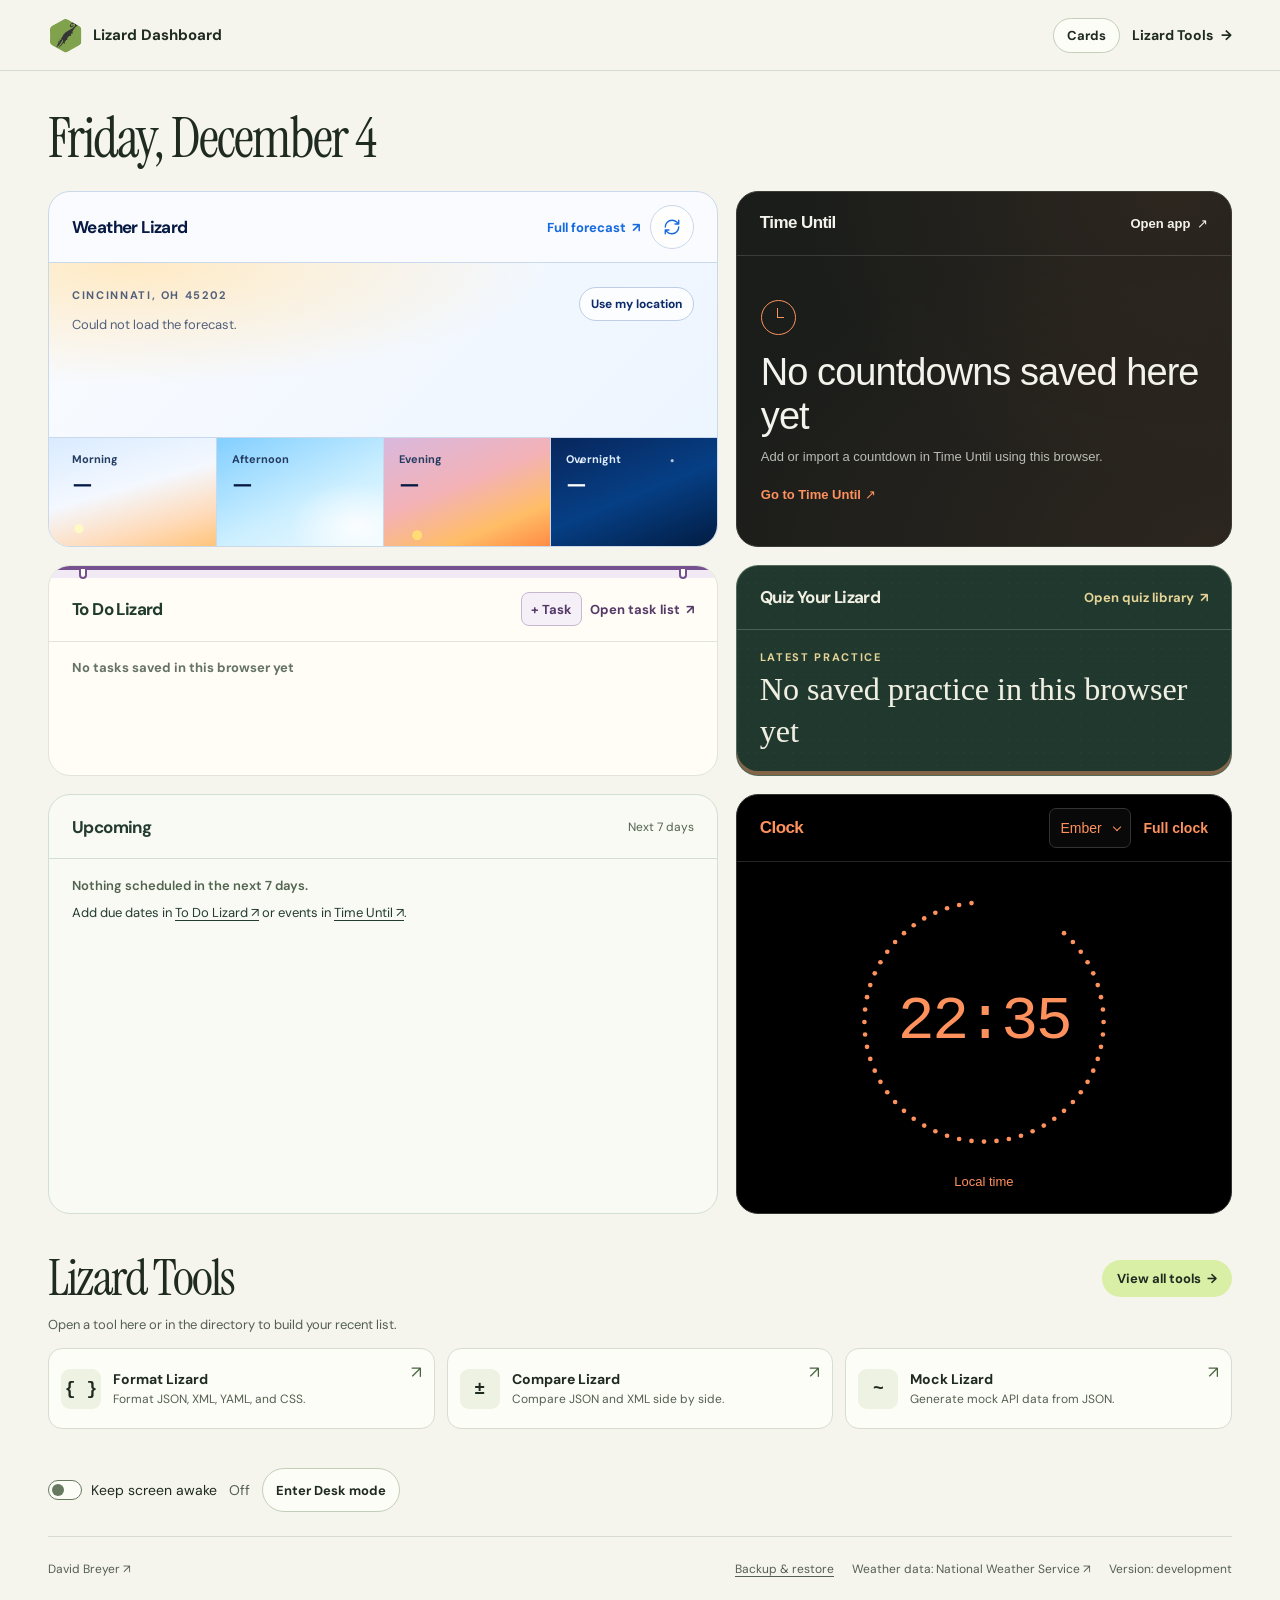
<file: index.html>
<!doctype html>
<html lang="en">
<head>
  <meta charset="utf-8">
  <meta name="viewport" content="width=device-width, initial-scale=1">
  <meta name="theme-color" content="#f5f5ed">
  <meta name="description" content="Weather Lizard, Time Until, To Do Lizard, Quiz Your Lizard, and the Lizard Tools in one place.">
  <meta name="app-version" content="development">
  <title>Lizard Dashboard</title>
  <link rel="icon" href="lizard.png?v=development" type="image/png">
  <link rel="stylesheet" href="styles.css?v=development">
  <script src="dashboard.js?v=development" type="module"></script>
</head>
<body>
  <header class="site-header">
    <div class="shell header-inner">
      <a class="brand" href="./"><img src="lizard.png?v=development" width="35" height="35" alt=""> Lizard Dashboard</a>
      <div class="header-actions">
        <button type="button" class="cards-button" id="cards-button" aria-haspopup="dialog" aria-controls="card-settings">Cards</button>
        <a class="header-link" href="tools/">Lizard Tools <span aria-hidden="true">→</span></a>
      </div>
    </div>
  </header>

  <main class="shell">
    <h1 class="dashboard-date"><time id="today">Today</time></h1>

    <dialog class="card-settings" id="card-settings" aria-labelledby="card-settings-title">
      <form method="dialog">
        <h2 id="card-settings-title">Dashboard cards</h2>
        <p class="settings-hint">Choose your cards, turn on Compact for a shorter view, or use the arrows to reorder.</p>
        <div class="card-choices">
          <div class="card-choice" data-card="weather-card">
            <label><input type="checkbox" value="weather-card" checked> Weather Lizard</label>
            <div class="card-move"><button type="button" data-move="-1" aria-label="Move Weather Lizard up">↑</button><button type="button" data-move="1" aria-label="Move Weather Lizard down">↓</button></div>
          </div>
          <div class="card-choice" data-card="countdown-card">
            <label><input type="checkbox" value="countdown-card" checked> Time Until</label>
            <div class="card-move"><button type="button" data-move="-1" aria-label="Move Time Until up">↑</button><button type="button" data-move="1" aria-label="Move Time Until down">↓</button></div>
          </div>
          <div class="card-choice" data-card="todo-card">
            <label><input type="checkbox" value="todo-card" checked> To Do Lizard</label>
            <div class="card-move"><button type="button" data-move="-1" aria-label="Move To Do Lizard up">↑</button><button type="button" data-move="1" aria-label="Move To Do Lizard down">↓</button></div>
          </div>
          <div class="card-choice" data-card="quiz-card">
            <label><input type="checkbox" value="quiz-card" checked> Quiz Your Lizard</label>
            <div class="card-move"><button type="button" data-move="-1" aria-label="Move Quiz Your Lizard up">↑</button><button type="button" data-move="1" aria-label="Move Quiz Your Lizard down">↓</button></div>
          </div>
          <div class="card-choice" data-card="upcoming-card">
            <label><input type="checkbox" value="upcoming-card" checked> Upcoming</label>
            <div class="card-move"><button type="button" data-move="-1" aria-label="Move Upcoming up">↑</button><button type="button" data-move="1" aria-label="Move Upcoming down">↓</button></div>
          </div>
          <div class="card-choice" data-card="clock-card">
            <label><input type="checkbox" value="clock-card" checked> Clock</label>
            <div class="card-move"><button type="button" data-move="-1" aria-label="Move Clock up">↑</button><button type="button" data-move="1" aria-label="Move Clock down">↓</button></div>
          </div>
          <div class="card-choice" data-card="luftblasen-card">
            <label><input type="checkbox" value="luftblasen-card"> <span>Luftblasen<small class="card-choice-note">Game · off by default</small></span></label>
            <div class="card-move"><button type="button" data-move="-1" aria-label="Move Luftblasen up">↑</button><button type="button" data-move="1" aria-label="Move Luftblasen down">↓</button></div>
          </div>
        </div>
        <p class="card-settings-status" id="card-settings-status" role="status"></p>
        <div class="settings-actions">
          <button type="button" class="settings-link" data-open-backup>Backup &amp; restore</button>
          <button type="submit" class="cards-button card-settings-done">Done</button>
        </div>
      </form>
    </dialog>

    <dialog class="backup-dialog" id="backup-dialog" aria-labelledby="backup-title">
      <div class="backup-heading">
        <h2 id="backup-title">Backup &amp; restore</h2>
        <button type="button" class="backup-close" id="backup-close" aria-label="Close backup and restore">×</button>
      </div>
      <p class="settings-hint">Keep your saved Lizard data together, or move it to another browser or device.</p>
      <section class="backup-section" aria-labelledby="backup-saved-title">
        <h3 id="backup-saved-title">Saved in this browser</h3>
        <ul class="backup-inventory" id="backup-inventory"></ul>
        <button type="button" class="cards-button backup-primary" id="backup-download">Download backup</button>
      </section>
      <section class="backup-section" aria-labelledby="backup-restore-title">
        <h3 id="backup-restore-title">Restore a backup</h3>
        <p class="settings-hint">Choose a Lizard Dashboard backup to preview its contents.</p>
        <button type="button" class="cards-button" id="backup-choose">Choose backup file</button>
        <input type="file" id="backup-file" accept=".json,application/json" hidden>
        <div class="backup-preview" id="backup-preview" hidden>
          <p class="backup-file-detail" id="backup-file-detail"></p>
          <fieldset class="backup-app-choices">
            <legend>Choose apps to restore</legend>
            <div id="backup-app-choices"></div>
          </fieldset>
          <p class="settings-hint">This replaces the saved data for selected apps with the backup. Unchecked apps keep their current data.</p>
          <button type="button" class="cards-button backup-primary" id="backup-restore" disabled>Restore selected apps</button>
        </div>
      </section>
      <p class="backup-status" id="backup-status" role="status"></p>
      <button type="button" class="settings-link" id="backup-recovery" hidden>Download recovery backup</button>
      <p class="backup-note">Includes saved data from the Lizard apps on this site. Unsaved edits and large-file sessions aren't included. Reload other open Lizard tabs after restoring.</p>
      <details class="backup-coverage"><summary>Which apps are covered?</summary><p>Dashboard, To Do, Time Until (including clock color), Quiz Your Lizard, Weather, Format, Format v2, Compare and Delim. Mock, Duplicate and DateTime don't currently save workspaces.</p></details>
    </dialog>

    <div class="widgets">
      <section class="widget weather" id="weather-card" aria-labelledby="weather-title">
        <div class="widget-header">
          <h2 id="weather-title">Weather Lizard</h2>
          <div class="weather-header-actions">
            <div class="weather-forecast-link">
              <a class="widget-link" href="https://www.davidbreyer.com/weather-lizard/" target="_blank" rel="noopener">Full forecast <span role="img" aria-label="Opens in a new tab">↗</span></a>
              <time class="weather-freshness" id="weather-freshness" hidden></time>
            </div>
            <button type="button" class="weather-refresh" id="weather-refresh" aria-label="Refresh weather" aria-describedby="weather-freshness" title="Refresh weather" disabled>
              <svg width="18" height="18" viewBox="0 0 24 24" fill="none" stroke="currentColor" stroke-width="1.8" stroke-linecap="round" stroke-linejoin="round" aria-hidden="true"><path d="M3 12a9 9 0 0 1 9-9 9.75 9.75 0 0 1 6.74 2.74L21 8M21 3v5h-5M21 12a9 9 0 0 1-9 9 9.75 9.75 0 0 1-6.74-2.74L3 16M8 16H3v5"/></svg>
            </button>
          </div>
        </div>
        <div class="weather-now">
          <div>
            <p class="eyebrow weather-place" id="weather-place">Cincinnati, OH 45202</p>
            <div class="weather-reading" id="weather-reading" hidden>
              <strong id="weather-temperature"></strong>
              <div><p id="weather-condition"></p><p class="reading-source" id="weather-source"></p><p id="weather-compact-precip"></p></div>
            </div>
            <p class="weather-status" id="weather-status" role="status">Loading forecast…</p>
          </div>
          <div class="weather-actions">
            <button type="button" id="weather-location">Use my location</button>
            <button type="button" id="weather-default" hidden>Clear location</button>
          </div>
        </div>
        <p class="weather-alerts" id="weather-alerts" hidden></p>
        <ul class="dayparts" id="dayparts" aria-label="Daypart forecast">
          <li><span>Morning</span><strong>—</strong><small></small></li>
          <li><span>Afternoon</span><strong>—</strong><small></small></li>
          <li><span>Evening</span><strong>—</strong><small></small></li>
          <li><span>Overnight</span><strong>—</strong><small></small></li>
        </ul>
      </section>

      <section class="widget countdown" id="countdown-card" aria-labelledby="countdown-title">
        <div class="widget-header">
          <h2 id="countdown-title">Time Until</h2>
          <a class="widget-link" href="https://www.davidbreyer.com/timeuntil/" target="_blank" rel="noopener">Open app <span role="img" aria-label="Opens in a new tab">↗</span></a>
        </div>
        <div class="countdown-empty" id="countdown-empty">
          <span class="clock-icon" aria-hidden="true"></span>
          <h3 id="countdown-message">No countdowns saved here yet</h3>
          <p id="countdown-help">Add or import a countdown in Time Until using this browser.</p>
          <a class="countdown-action" href="https://www.davidbreyer.com/timeuntil/" target="_blank" rel="noopener">Go to Time Until <span role="img" aria-label="Opens in a new tab">↗</span></a>
        </div>
        <div class="countdown-event" id="countdown-event" hidden>
          <p class="eyebrow countdown-mode" id="countdown-mode"></p>
          <div class="countdown-title" id="countdown-title-picker">
            <h3 id="event-name"></h3>
            <select class="countdown-select" id="countdown-select" aria-label="Choose countdown" hidden></select>
          </div>
          <time id="event-date"></time>
          <dl class="countdown-units">
            <div><dt>Days</dt><dd id="days"></dd></div>
            <div><dt>Hours</dt><dd id="hours"></dd></div>
            <div><dt>Minutes</dt><dd id="minutes"></dd></div>
            <div><dt>Seconds</dt><dd id="seconds"></dd></div>
          </dl>
          <p class="countdown-error" id="countdown-error" role="status"></p>
        </div>
      </section>
      <section class="widget todo" id="todo-card" aria-labelledby="todo-title">
        <div class="todo-binding" aria-hidden="true"><span></span><span></span></div>
        <div class="widget-header">
          <h2 id="todo-title">To Do Lizard</h2>
          <div class="todo-actions">
            <button type="button" class="todo-quick-button" id="todo-add-toggle" aria-label="Add a task" aria-expanded="false" aria-controls="todo-add-form">+ Task</button>
            <a class="widget-link" href="https://www.davidbreyer.com/todo-lizard/" target="_blank" rel="noopener">Open task list <span role="img" aria-label="Opens in a new tab">↗</span></a>
          </div>
        </div>
        <div class="todo-summary">
          <form class="todo-add-form" id="todo-add-form" hidden>
            <label for="todo-add-title">Task name</label>
            <div class="todo-add-row">
              <input type="text" id="todo-add-title" maxlength="300" required aria-describedby="todo-add-error">
              <button type="submit" class="todo-quick-button">Add</button>
              <button type="button" class="todo-cancel" id="todo-add-cancel">Cancel</button>
            </div>
            <p class="todo-add-error" id="todo-add-error" role="alert"></p>
          </form>
          <p class="todo-status" id="todo-status" role="status">No tasks saved in this browser yet</p>
          <ul class="todo-list" id="todo-list" aria-label="Open tasks" hidden></ul>
          <div class="todo-undo" id="todo-undo" hidden>
            <span id="todo-undo-message" role="status"></span>
            <button type="button" class="todo-quick-button" id="todo-undo-button">Undo</button>
          </div>
          <p class="todo-add-error" id="todo-complete-error" role="status"></p>
          <template id="todo-task-template">
            <li>
              <div class="todo-task-content">
                <div class="todo-task-heading">
                  <input type="checkbox" class="todo-task-check">
                  <a class="todo-task-link" href="https://www.davidbreyer.com/todo-lizard/" target="_blank" rel="noopener"><span class="todo-task-name"></span> <span class="todo-task-open" role="img" aria-label="Opens in a new tab">↗</span></a>
                </div>
                <div class="todo-task-details">
                  <span class="todo-task-priority" hidden>High priority</span>
                  <time class="todo-task-due" hidden></time>
                </div>
              </div>
              <time class="todo-task-stamp" aria-hidden="true" hidden><span class="todo-task-month"></span><span class="todo-task-day"></span></time>
            </li>
          </template>
        </div>
      </section>

      <section class="widget quiz" id="quiz-card" aria-labelledby="quiz-title">
        <div class="widget-header">
          <h2 id="quiz-title">Quiz Your Lizard</h2>
          <a class="widget-link" href="https://www.davidbreyer.com/quiz-your-lizard/" target="_blank" rel="noopener">Open quiz library <span role="img" aria-label="Opens in a new tab">↗</span></a>
        </div>
        <div class="quiz-summary">
          <div class="quiz-recent">
            <p class="eyebrow">Latest practice</p>
            <p class="quiz-name" id="quiz-session">No saved practice in this browser yet</p>
            <p class="quiz-detail" id="quiz-session-detail" hidden></p>
          </div>
          <dl class="quiz-metrics" id="quiz-metrics" hidden>
            <div id="quiz-score-metric" hidden>
              <dt>First-attempt score</dt>
              <dd id="quiz-score"></dd>
            </div>
            <div>
              <dt>Quizzes in your library</dt>
              <dd id="quiz-count"></dd>
            </div>
          </dl>
        </div>
      </section>
      <section class="widget upcoming" id="upcoming-card" aria-labelledby="upcoming-title">
        <div class="widget-header">
          <h2 id="upcoming-title">Upcoming</h2>
          <span class="upcoming-window">Next 7 days</span>
        </div>
        <div class="upcoming-content">
          <p class="upcoming-status" id="upcoming-status" role="status">Nothing scheduled in the next 7 days.</p>
          <p class="upcoming-error" id="upcoming-error" role="status" hidden></p>
          <p class="upcoming-help" id="upcoming-help">Add due dates in <a href="https://www.davidbreyer.com/todo-lizard/" target="_blank" rel="noopener">To Do Lizard <span role="img" aria-label="Opens in a new tab">↗</span></a> or events in <a href="https://www.davidbreyer.com/timeuntil/" target="_blank" rel="noopener">Time Until <span role="img" aria-label="Opens in a new tab">↗</span></a>.</p>
          <ol class="upcoming-list" id="upcoming-list" aria-label="Upcoming tasks and countdowns" hidden></ol>
          <button type="button" class="cards-button upcoming-more" id="upcoming-more" aria-expanded="false" aria-controls="upcoming-list" hidden>Show all</button>
          <template id="upcoming-item-template">
            <li class="upcoming-item">
              <a class="upcoming-item-link" target="_blank" rel="noopener"><span class="upcoming-item-name"></span><span class="upcoming-arrow" role="img" aria-label="Opens in a new tab">↗</span></a>
              <p class="upcoming-item-details"><span class="upcoming-item-kind"></span><span class="upcoming-item-priority" hidden>High priority</span><time class="upcoming-item-time" hidden></time></p>
            </li>
          </template>
        </div>
      </section>
      <section class="widget clock" id="clock-card" aria-labelledby="clock-title">
        <div class="widget-header">
          <h2 id="clock-title">Clock</h2>
          <div class="clock-header-actions">
            <span class="clock-color-control"><select id="clock-color" aria-label="Clock color"><option value="ember">Ember</option><option value="violet">Violet</option><option value="tidal">Tidal</option><option value="gold">Gold</option></select></span>
            <a class="widget-link" href="https://www.davidbreyer.com/timeuntil/clock.html" target="_blank" rel="noopener" aria-label="Open Time Until clock in a new tab">Full clock</a>
          </div>
        </div>
        <div class="clock-body">
          <div class="clock-face" role="timer" aria-label="Local clock" aria-live="off" aria-describedby="clock-detail">
            <svg class="clock-seconds-ring" viewBox="0 0 480 480" aria-hidden="true"><g id="clock-dots"></g></svg>
            <time class="clock-time" id="clock-time">--:--</time>
          </div>
          <p class="clock-local-label">Local time</p>
          <p class="sr-only" id="clock-detail">The colored dots show the seconds remaining in this minute.</p>
          <p class="clock-color-status" id="clock-color-status" role="status"></p>
        </div>
      </section>
      <section class="widget luftblasen" id="luftblasen-card" aria-labelledby="luftblasen-title" hidden>
        <div class="widget-header">
          <h2 id="luftblasen-title">Luftblasen</h2>
          <a class="widget-link" href="https://www.davidbreyer.com/luftblasen/luftblasen.html" target="_blank" rel="noopener" aria-label="Play Luftblasen in a new tab">Play</a>
        </div>
        <div class="luftblasen-summary">
          <div class="luftblasen-bubbles" aria-hidden="true"><span>2</span><span>3</span><span>5</span></div>
          <p class="luftblasen-description">Pop bubbles. Match the target.</p>
          <p class="luftblasen-status" id="luftblasen-status" role="status">No scores saved here yet.</p>
          <dl class="luftblasen-bests" id="luftblasen-bests" aria-label="Personal bests by difficulty" hidden></dl>
        </div>
      </section>
    </div>
    <p class="cards-empty" id="cards-empty" hidden>No cards are showing. Use Cards to choose what appears here.</p>

    <section class="tools" id="tools" aria-labelledby="tools-title">
      <div class="tools-header">
        <h2 id="tools-title">Lizard Tools</h2>
        <a class="tool-directory" href="tools/">View all tools <span aria-hidden="true">→</span></a>
      </div>
      <p class="recent-tools-note"><span id="recent-tools-status" role="status">Open a tool here or in the directory to build your recent list.</span><button type="button" class="settings-link" id="recent-tools-clear" hidden>Clear history</button></p>
      <div class="tool-links" id="recent-tools">
        <a class="tool" href="https://www.davidbreyer.com/format-lizard/" target="_blank" rel="noopener">
          <span class="tool-icon" aria-hidden="true">{ }</span>
          <span><strong>Format Lizard</strong><small>Format JSON, XML, YAML, and CSS.</small></span>
          <span class="tool-arrow" role="img" aria-label="Opens in a new tab">↗</span>
        </a>
        <a class="tool" href="https://www.davidbreyer.com/compare-lizard/" target="_blank" rel="noopener">
          <span class="tool-icon" aria-hidden="true">±</span>
          <span><strong>Compare Lizard</strong><small>Compare JSON and XML side by side.</small></span>
          <span class="tool-arrow" role="img" aria-label="Opens in a new tab">↗</span>
        </a>
        <a class="tool" href="https://www.davidbreyer.com/mock-lizard/" target="_blank" rel="noopener">
          <span class="tool-icon" aria-hidden="true">~</span>
          <span><strong>Mock Lizard</strong><small>Generate mock API data from JSON.</small></span>
          <span class="tool-arrow" role="img" aria-label="Opens in a new tab">↗</span>
        </a>
      </div>
      <template id="recent-tool-template">
        <a class="tool" target="_blank" rel="noopener">
          <span class="tool-icon" aria-hidden="true"></span>
          <span><strong></strong><small></small></span>
          <span class="tool-arrow" role="img" aria-label="Opens in a new tab">↗</span>
        </a>
      </template>
    </section>
    <div class="dashboard-awake-control">
      <label class="dashboard-awake-toggle"><input type="checkbox" id="dashboard-keep-awake" role="switch" autocomplete="off" aria-describedby="dashboard-awake-status dashboard-awake-help"><span>Keep screen awake</span></label>
      <span class="dashboard-awake-status" id="dashboard-awake-status" role="status">Off</span>
      <span class="sr-only" id="dashboard-awake-help">Applies to the entire dashboard while this tab is visible. Starts off each time the page is reloaded.</span>
      <button class="cards-button" id="desk-enter" type="button" aria-haspopup="dialog" aria-controls="desk-mode">Enter Desk mode</button>
    </div>
  </main>

  <dialog id="desk-mode" class="desk-mode" aria-labelledby="desk-title">
    <div class="desk-layout">
      <header class="desk-header">
        <h2 id="desk-title">Desk mode</h2>
        <button type="button" id="desk-exit" aria-label="Exit Desk mode" title="Exit Desk mode" autofocus>
          <svg width="20" height="20" viewBox="0 0 24 24" fill="none" stroke="currentColor" stroke-width="1.8" stroke-linecap="round" aria-hidden="true">
            <path d="M12 3v9m5.4-6.1a8.5 8.5 0 1 1-10.8 0"/>
          </svg>
        </button>
      </header>
      <div class="desk-display">
        <div class="desk-clock">
          <p id="desk-date"></p>
          <time id="desk-time" aria-label="Local time"></time>
        </div>
        <div class="desk-details">
          <section aria-label="Current weather">
            <h3>Weather <span id="desk-place"></span></h3>
            <p id="desk-temperature"></p>
            <p class="desk-secondary" id="desk-condition"></p>
            <p class="desk-note" id="desk-weather-note"></p>
          </section>
          <section aria-labelledby="desk-next-heading">
            <h3 id="desk-next-heading">Up next</h3>
            <p id="desk-next"></p>
            <p class="desk-secondary" id="desk-when"></p>
          </section>
        </div>
      </div>
    </div>
  </dialog>

  <footer class="shell site-footer">
    <a href="https://www.davidbreyer.com/" target="_blank" rel="noopener">David Breyer <span role="img" aria-label="Opens in a new tab">↗</span></a>
    <div class="footer-meta">
      <button type="button" class="settings-link" data-open-backup aria-haspopup="dialog" aria-controls="backup-dialog">Backup &amp; restore</button>
      <a href="https://www.weather.gov/" target="_blank" rel="noopener">Weather data: National Weather Service <span role="img" aria-label="Opens in a new tab">↗</span></a>
      <span class="app-version">Version: <span id="app-version">development</span></span>
    </div>
  </footer>
</body>
</html>
</file>
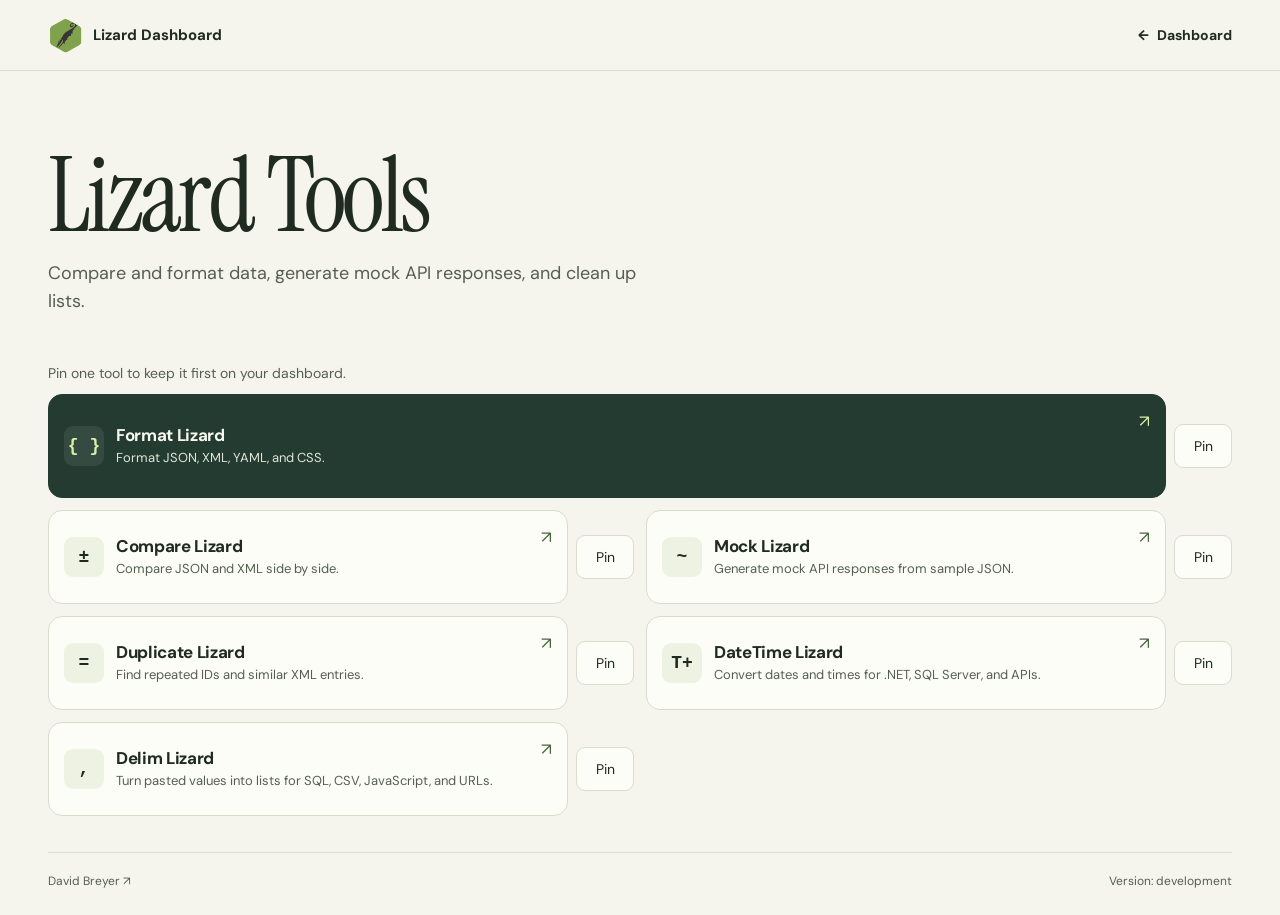
<file: tools/index.html>
<!doctype html>
<html lang="en">
<head>
  <meta charset="utf-8">
  <meta name="viewport" content="width=device-width, initial-scale=1">
  <meta name="theme-color" content="#f5f5ed">
  <meta name="description" content="Compare, format, and clean up data with the Lizard Tools.">
  <meta name="app-version" content="development">
  <title>Lizard Tools · Lizard Dashboard</title>
  <link rel="icon" href="../lizard.png?v=development" type="image/png">
  <link rel="stylesheet" href="../styles.css?v=development">
  <script src="../recent-tools.mjs?v=development" type="module"></script>
</head>
<body>
  <header class="site-header">
    <div class="shell header-inner">
      <a class="brand" href="../"><img src="../lizard.png?v=development" width="35" height="35" alt=""> Lizard Dashboard</a>
      <a class="header-link" href="../"><span aria-hidden="true">←</span> Dashboard</a>
    </div>
  </header>

  <main class="shell">
    <div class="intro directory-intro">
      <h1>Lizard Tools</h1>
      <p>Compare and format data, generate mock API responses, and clean up lists.</p>
    </div>

    <p class="directory-pin-note" id="pin-status" role="status" hidden>Pin one tool to keep it first on your dashboard.</p>
    <nav class="tool-links directory-links" aria-label="Lizard Tools">
      <div class="directory-entry">
        <a class="tool tool-featured" href="https://www.davidbreyer.com/format-lizard/" target="_blank" rel="noopener">
          <span class="tool-icon" aria-hidden="true">{ }</span>
          <span><strong>Format Lizard</strong><small>Format JSON, XML, YAML, and CSS.</small></span>
          <span class="tool-arrow" role="img" aria-label="Opens in a new tab">↗</span>
        </a>
        <button class="tool-pin" type="button" data-pin="format-lizard" aria-label="Pin Format Lizard on dashboard" aria-pressed="false" hidden>Pin</button>
      </div>
      <div class="directory-entry">
        <a class="tool" href="https://www.davidbreyer.com/compare-lizard/" target="_blank" rel="noopener">
          <span class="tool-icon" aria-hidden="true">±</span>
          <span><strong>Compare Lizard</strong><small>Compare JSON and XML side by side.</small></span>
          <span class="tool-arrow" role="img" aria-label="Opens in a new tab">↗</span>
        </a>
        <button class="tool-pin" type="button" data-pin="compare-lizard" aria-label="Pin Compare Lizard on dashboard" aria-pressed="false" hidden>Pin</button>
      </div>
      <div class="directory-entry">
        <a class="tool" href="https://www.davidbreyer.com/mock-lizard/" target="_blank" rel="noopener">
          <span class="tool-icon" aria-hidden="true">~</span>
          <span><strong>Mock Lizard</strong><small>Generate mock API responses from sample JSON.</small></span>
          <span class="tool-arrow" role="img" aria-label="Opens in a new tab">↗</span>
        </a>
        <button class="tool-pin" type="button" data-pin="mock-lizard" aria-label="Pin Mock Lizard on dashboard" aria-pressed="false" hidden>Pin</button>
      </div>
      <div class="directory-entry">
        <a class="tool" href="https://www.davidbreyer.com/duplicate-lizard/" target="_blank" rel="noopener">
          <span class="tool-icon" aria-hidden="true">=</span>
          <span><strong>Duplicate Lizard</strong><small>Find repeated IDs and similar XML entries.</small></span>
          <span class="tool-arrow" role="img" aria-label="Opens in a new tab">↗</span>
        </a>
        <button class="tool-pin" type="button" data-pin="duplicate-lizard" aria-label="Pin Duplicate Lizard on dashboard" aria-pressed="false" hidden>Pin</button>
      </div>
      <div class="directory-entry">
        <a class="tool" href="https://www.davidbreyer.com/datetime-lizard/" target="_blank" rel="noopener">
          <span class="tool-icon" aria-hidden="true">T+</span>
          <span><strong>DateTime Lizard</strong><small>Convert dates and times for .NET, SQL Server, and APIs.</small></span>
          <span class="tool-arrow" role="img" aria-label="Opens in a new tab">↗</span>
        </a>
        <button class="tool-pin" type="button" data-pin="datetime-lizard" aria-label="Pin DateTime Lizard on dashboard" aria-pressed="false" hidden>Pin</button>
      </div>
      <div class="directory-entry">
        <a class="tool" href="https://www.davidbreyer.com/delim-lizard/" target="_blank" rel="noopener">
          <span class="tool-icon" aria-hidden="true">,</span>
          <span><strong>Delim Lizard</strong><small>Turn pasted values into lists for SQL, CSV, JavaScript, and URLs.</small></span>
          <span class="tool-arrow" role="img" aria-label="Opens in a new tab">↗</span>
        </a>
        <button class="tool-pin" type="button" data-pin="delim-lizard" aria-label="Pin Delim Lizard on dashboard" aria-pressed="false" hidden>Pin</button>
      </div>
    </nav>
  </main>

  <footer class="shell site-footer">
    <a href="https://www.davidbreyer.com/" target="_blank" rel="noopener">David Breyer <span role="img" aria-label="Opens in a new tab">↗</span></a>
    <span class="app-version">Version: <span id="app-version">development</span></span>
  </footer>
</body>
</html>
</file>
<file: styles.css>
@import url('https://fonts.googleapis.com/css2?family=DM+Sans:wght@400;500;600;700&family=Instrument+Serif&display=swap');

:root {
  color-scheme: light;
  --paper: #f5f5ed;
  --ink: #1f2b21;
  --muted: #555f50;
  --line: #d7ddcf;
  --leaf: #d9efa5;
  --pine: #243b31;
  --serif: 'Instrument Serif', Georgia, serif;
  font-family: 'DM Sans', system-ui, sans-serif;
  background: var(--paper);
  color: var(--ink);
  font-synthesis: none;
}

*, *::before, *::after { box-sizing: border-box; }
[hidden] { display: none !important; }
.sr-only { position: absolute; width: 1px; height: 1px; padding: 0; margin: -1px; overflow: hidden; clip-path: inset(50%); white-space: nowrap; border: 0; }
body, h1, h2, h3, p, dd, dl { margin: 0; }
a { color: inherit; text-underline-offset: .24em; }
button { font: inherit; color: inherit; }
:focus-visible { outline: 2px solid #537936; outline-offset: 4px; }
.shell { max-width: 1184px; width: calc(100% - 72px); margin-inline: auto; }
.site-header { border-bottom: 1px solid var(--line); }
.header-inner, .widget-header, .tools-header, .site-footer {
  display: flex;
  align-items: center;
  justify-content: space-between;
  gap: 14px;
}
.header-inner { min-height: 70px; }
.brand, .header-link, .widget-link, .tool-directory, .tool, .countdown-action { text-decoration: none; }
.brand { display: inline-flex; align-items: center; gap: 10px; font-size: 15px; font-weight: 700; }
.brand img { flex-shrink: 0; }
.header-actions { display: flex; align-items: center; gap: 12px; white-space: nowrap; }
.header-link { display: inline-flex; align-items: center; gap: 8px; padding-block: 10px; font-size: 14px; font-weight: 700; }
.header-link:hover, .widget-link:hover, .countdown-action:hover { text-decoration: underline; }
.intro { padding-block: clamp(44px, 6vw, 80px) clamp(24px, 4vw, 48px); }
.eyebrow { font-size: 11px; line-height: 1.5; font-weight: 700; text-transform: uppercase; letter-spacing: .15em; }
h1, .tools h2 { font-family: var(--serif); font-weight: 400; letter-spacing: -.035em; }
h1 { font-size: clamp(54px, 8.1vw, 108px); line-height: .93; }
.dashboard-date { padding-block: clamp(23px, 3vw, 38px) clamp(16px, 2vw, 23px); font-size: clamp(32px, 4.5vw, 56px); line-height: 1.05; text-wrap: balance; }
.dashboard-awake-control { display: flex; align-items: center; flex-wrap: wrap; gap: 0 12px; margin-bottom: 20px; }
#desk-enter { margin-block: 4px; min-height: 44px; }
html:has(.desk-mode[open]) { overflow: hidden; }
.desk-mode { position: fixed; inset: 0; margin: 0; width: 100%; height: 100%; height: 100dvh; max-width: none; max-height: none; border: 0; padding: 0; color: #f6f5e9; background: #152d25; }
.desk-mode::backdrop { background: #152d25; }
.desk-layout { max-width: 90rem; min-height: 100%; margin: auto; padding: clamp(16px, 4vw, 64px); display: flex; flex-direction: column; }
.desk-header { position: sticky; top: 0; z-index: 1; display: flex; align-items: center; justify-content: space-between; gap: 12px; background: #152d25; }
.desk-header h2, .desk-details h3 { font-size: 1rem; font-weight: 600; color: #c3d9bc; }
.desk-header button { display: grid; place-items: center; width: 44px; height: 44px; padding: 0; border: 0; border-radius: 50%; color: #c3d9bc; background: transparent; cursor: pointer; }
.desk-header button:is(:hover, :focus-visible) { color: #f6f5e9; background: #294537; }
.desk-header button:focus-visible { outline-color: #d9efa5; }
.desk-display { flex: 1; display: grid; grid-template-columns: 1.35fr 1fr; align-content: center; align-items: center; gap: clamp(24px, 5vw, 80px); padding-block: 32px; }
.desk-clock, .desk-details { min-width: 0; }
#desk-date { font: clamp(1.5rem, 3vw, 3rem)/1.1 var(--serif); }
#desk-time { display: block; font-size: clamp(4rem, 12vw, 12rem); font-weight: 500; letter-spacing: -.065em; font-variant-numeric: tabular-nums; line-height: 1.1; }
.desk-details { display: grid; gap: clamp(24px, 4vw, 48px); overflow-wrap: anywhere; }
.desk-details section { border-top: 1px solid #567162; padding-top: 14px; }
#desk-place:not(:empty)::before { content: ' · '; }
#desk-temperature, #desk-next { margin-top: 6px; font: clamp(2rem, 4vw, 4.25rem)/1.1 var(--serif); }
.desk-secondary { margin-top: 6px; font-size: clamp(1.1rem, 2vw, 1.65rem); line-height: 1.4; }
.desk-note { color: #c3d9bc; font-size: .875rem; margin-top: 4px; }
@media (max-width: 700px) {
  .desk-display { grid-template-columns: minmax(0, 1fr); }
  #desk-time { font-size: clamp(4rem, 23vw, 8rem); }
}
.dashboard-awake-toggle { display: inline-flex; align-items: center; gap: 9px; min-height: 44px; font-size: .875rem; cursor: pointer; }
.dashboard-awake-toggle input { appearance: none; position: relative; flex-shrink: 0; width: 34px; height: 20px; margin: 0; border: 1px solid #677a60; border-radius: 12px; background: #fcfdf7; cursor: pointer; }
.dashboard-awake-toggle input::before { content: ''; position: absolute; width: 12px; height: 12px; top: 3px; left: 3px; border-radius: 50%; background: #677a60; }
.dashboard-awake-toggle input:checked { background: var(--pine); border-color: var(--pine); }
.dashboard-awake-toggle input:checked::before { left: 17px; background: #fcfdf7; }
.dashboard-awake-toggle input:disabled { opacity: .5; cursor: default; }
.dashboard-awake-status { color: var(--muted); font-size: .875rem; line-height: 1.5; }
.cards-button { border: 1px solid #c4cfb9; background: #fcfdf7; border-radius: 100px; padding: 8px 13px; font-size: 13px; font-weight: 700; cursor: pointer; }
.cards-button:hover { background: #edf2e3; }
.card-settings { width: min(420px, calc(100% - 32px)); max-height: calc(100% - 32px); padding: 22px; border: 1px solid var(--line); border-radius: 18px; color: var(--ink); background: #fcfdf7; }
.card-settings::backdrop { background: #1f2b2166; }
.card-settings h2 { font-family: var(--serif); font-size: 34px; line-height: 1; font-weight: 400; }
.card-choices { margin-block: 14px; }
.card-choice { display: flex; align-items: center; gap: 8px; padding-block: 4px; border-bottom: 1px solid var(--line); }
.card-choice:last-child { border-bottom: 0; }
.card-choices label { display: flex; flex: 1; min-width: 0; align-items: center; gap: 10px; min-height: 44px; font-size: 14px; cursor: pointer; }
.card-choices input { margin: 0; width: 17px; height: 17px; accent-color: var(--pine); }
.card-choices input { flex-shrink: 0; }
.card-choice-note { display: block; margin-top: 3px; color: var(--muted); font-size: .75rem; line-height: 1.4; }
.card-move { display: flex; flex-shrink: 0; gap: 4px; }
.card-move button { width: 44px; min-height: 44px; border: 1px solid var(--line); border-radius: 9px; background: #f4f7ed; font-size: 18px; cursor: pointer; }
.card-move button:hover:not(:disabled) { background: #e4edda; }
.card-move button:disabled { opacity: .35; cursor: default; }
.compact-preference { flex: none; min-height: 34px; padding: 4px 8px; border: 1px solid var(--line); border-radius: 8px; background: transparent; font-size: .875rem; cursor: pointer; }
.compact-preference[aria-pressed="true"] { border-color: var(--pine); background: var(--pine); color: white; }
.compact-disclosure { display: block; padding: 4px 0; min-height: 28px; border: 0; background: transparent; color: inherit; font-size: .875rem; text-decoration: underline; text-underline-offset: .18em; cursor: pointer; }
.card-settings-status:not(:empty) { margin-bottom: 10px; color: var(--muted); font-size: 13px; line-height: 1.5; }
.card-settings-status.is-error { color: #863822; }
.card-settings-done { display: block; margin-left: auto; background: var(--leaf); }
.settings-hint { margin-block: 10px 14px; color: var(--muted); font-size: 13px; line-height: 1.5; }
.settings-actions { display: flex; align-items: center; justify-content: space-between; gap: 12px; }
.settings-link { padding: 4px 0; border: 0; color: inherit; background: transparent; font: inherit; font-size: inherit; text-align: left; text-decoration: underline; text-underline-offset: .24em; cursor: pointer; }
.settings-actions .settings-link { font-size: 13px; }
.backup-dialog { width: min(560px, calc(100% - 32px)); max-height: calc(100% - 32px); padding: 24px; border: 1px solid var(--line); border-radius: 18px; color: var(--ink); background: #fcfdf7; }
.backup-dialog::backdrop { background: #1f2b2166; }
.backup-heading { display: flex; justify-content: space-between; align-items: center; gap: 12px; }
.backup-heading h2 { font-family: var(--serif); font-size: 36px; font-weight: 400; line-height: 1.05; }
.backup-close { flex-shrink: 0; width: 44px; min-height: 44px; border: 1px solid var(--line); border-radius: 50%; background: transparent; font-size: 24px; cursor: pointer; }
.backup-section { padding-block: 16px; border-top: 1px solid var(--line); }
.backup-section h3 { font-size: 15px; }
.backup-inventory { display: grid; gap: 10px; margin: 14px 0 18px; padding: 0; list-style: none; }
.backup-inventory li { display: grid; grid-template-columns: minmax(0, 1fr) minmax(0, 1.4fr); gap: 12px; font-size: 12px; line-height: 1.5; }
.backup-inventory strong { font-weight: 600; }
.backup-inventory span { color: var(--muted); }
.backup-primary { background: var(--leaf); }
.backup-dialog .cards-button { min-height: 42px; }
.backup-dialog button:disabled { opacity: .5; cursor: default; }
.backup-preview { margin-top: 18px; }
.backup-file-detail { color: var(--muted); font-size: 12px; overflow-wrap: anywhere; }
.backup-app-choices { min-width: 0; margin: 14px 0 0; padding: 0; border: 0; }
.backup-app-choices legend { margin-bottom: 8px; font-size: 14px; font-weight: 700; }
.backup-app-choices label { display: flex; align-items: flex-start; gap: 10px; padding-block: 9px; cursor: pointer; }
.backup-app-choices input { flex-shrink: 0; width: 17px; height: 17px; margin: 3px 0 0; accent-color: var(--pine); }
.backup-app-choices strong { display: block; font-size: 14px; font-weight: 600; }
.backup-app-choices small { display: block; margin-top: 3px; color: var(--muted); font-size: 12px; line-height: 1.5; }
.backup-status { font-size: 13px; line-height: 1.5; }
.backup-status.is-error { color: #863822; }
.backup-status:not(:empty) { margin-block: 6px 14px; }
.backup-note, .backup-coverage { margin-top: 14px; color: var(--muted); font-size: 12px; line-height: 1.5; }
.backup-coverage summary { cursor: pointer; }
.backup-coverage p { margin-top: 8px; }
.cards-empty { color: var(--muted); font-size: 14px; }
.widgets { display: grid; grid-template-columns: minmax(0, 1.35fr) minmax(0, 1fr); gap: 18px; }
.widget { min-width: 0; border-radius: 22px; overflow: hidden; }
.widget-wide { grid-column: 1 / -1; }
.widget-header { min-height: 64px; padding: 13px 23px; border-bottom: 1px solid var(--line); }
.widget-header h2 { font-size: 17px; letter-spacing: -.035em; }
.widget-link { font-size: 13px; font-weight: 700; white-space: nowrap; }
.widget-link span, .tool-directory span { margin-inline-start: 3px; }
.weather { background: #f9fbff; border: 1px solid #c9d8eb; color: #061942; }
.weather .widget-header { border-color: #c9d8eb; }
.weather-header-actions { display: flex; flex-shrink: 0; align-items: center; gap: 10px; }
.weather-forecast-link { text-align: end; }
.weather-freshness { display: block; color: #52607b; font-size: .75rem; line-height: 1.4; font-variant-numeric: tabular-nums; }
.weather-refresh { display: grid; place-items: center; width: 44px; height: 44px; padding: 0; border: 1px solid #c9d8eb; border-radius: 50%; color: #1769e0; background: #ffffffcc; cursor: pointer; }
.weather-refresh:hover:enabled { border-color: #1769e0; background: #fff; }
.weather-refresh:disabled { opacity: .5; cursor: wait; }
.weather .widget-link { color: #1769e0; }
.weather :focus-visible { outline-color: #1769e0; }
.weather-now {
  min-height: 174px;
  padding: 24px 23px 20px;
  display: flex;
  justify-content: space-between;
  align-items: flex-start;
  gap: 14px;
  background: radial-gradient(ellipse at 12% 0%, #ffeac4, transparent 50%), linear-gradient(135deg, #f9fbff, #edf5ff);
}
.weather-place { color: #52607b; margin-bottom: 12px; }
.weather-reading { display: flex; align-items: center; gap: 14px; }
.weather-reading strong { font-family: var(--serif); font-size: clamp(53px, 6vw, 76px); line-height: .9; font-weight: 400; white-space: nowrap; }
.weather-reading p { font-weight: 700; font-size: 14px; }
.weather-reading .reading-source { color: #52607b; margin-top: 2px; font-size: 11px; font-weight: 500; }
.weather-status { font-size: 13px; color: #52607b; line-height: 1.5; }
.weather-reading:not([hidden]) + .weather-status:not(:empty) { margin-top: 9px; }
.weather-actions { flex: 0 0 auto; display: grid; justify-items: end; gap: 7px; }
.weather-actions button {
  background: #ffffffcc;
  color: #0b2a6a;
  padding: 8px 11px;
  font-size: 12px;
  font-weight: 700;
  border: 1px solid #bdcee5;
  border-radius: 100px;
  cursor: pointer;
}
.weather-actions button:hover:enabled { background: #fff; }
.weather-actions button:disabled { opacity: .55; cursor: wait; }
.weather-alerts { padding: 9px 23px; background: #faedca; color: #573913; font-size: 13px; font-weight: 700; }
.dayparts { display: grid; grid-template-columns: repeat(4, minmax(0, 1fr)); margin: 0; padding: 0; list-style: none; border-top: 1px solid #c9d8eb; }
.dayparts li { min-height: 108px; padding: 14px 15px 15px; }
.dayparts li:first-child { padding-left: 23px; background: radial-gradient(circle at 18% 84%, #fff9c3 0 2.5%, transparent 3%), linear-gradient(164deg, #d9ebff 0%, #f4f8ff 46%, #ffd9b5 79%, #ffc47a 100%); }
.dayparts li:nth-child(2) { background: radial-gradient(ellipse at 85% 82%, #ffffffdb, transparent 35%), linear-gradient(155deg, #82cfff 0%, #ccefff 58%, #ecf9ff 100%); }
.dayparts li:nth-child(3) { background: radial-gradient(circle at 20% 90%, #ffdc75 0 2.8%, transparent 3.2%), linear-gradient(158deg, #d9b8de 0%, #f3b2b7 44%, #ffbd66 76%, #ff8b45 100%); }
.dayparts li:nth-child(4) { color: #fff; background: radial-gradient(circle at 18% 22%, #ffffffe6 0 1px, transparent 2px), radial-gradient(circle at 73% 21%, #ffffffb8 0 1px, transparent 2px), linear-gradient(158deg, #08265c 0%, #063f85 52%, #021c42 100%); }
.dayparts li + li { border-left: 1px solid #c9d8eb; }
.dayparts span, .dayparts small { display: block; font-size: 11px; line-height: 1.3; color: #253c61; overflow-wrap: anywhere; }
.dayparts li:nth-child(4) span, .dayparts li:nth-child(4) small { color: #e0eeff; }
.dayparts span { font-weight: 700; }
.dayparts strong { display: block; font-size: 23px; font-weight: 600; letter-spacing: -.05em; margin-block: 3px; }
.countdown { --countdown-accent: #ff915d; --countdown-rgb: 255,145,93; display: flex; flex-direction: column; background: radial-gradient(ellipse at 88% 0%, rgba(var(--countdown-rgb), .08), transparent 60%), #1b1d1a; border: 1px solid #3a3d36; color: #f3f3ec; font-family: 'Segoe UI', Arial, sans-serif; }
.countdown .widget-header { border-color: #ffffff24; }
.countdown :focus-visible { outline-color: var(--countdown-accent); }
.countdown-empty, .countdown-event { flex: 1; padding: 24px; }
.countdown-empty {
  display: flex;
  flex-direction: column;
  align-items: flex-start;
  justify-content: center;
  background: radial-gradient(ellipse at 100% 100%, rgba(var(--countdown-rgb), .08), transparent 78%);
}
.clock-icon { width: 35px; height: 35px; border: 1.5px solid var(--countdown-accent); border-radius: 50%; position: relative; margin-bottom: 16px; }
.clock-icon::before { content: ''; position: absolute; top: 7px; left: 15px; width: 7px; height: 10px; border-left: 1.5px solid var(--countdown-accent); border-bottom: 1.5px solid var(--countdown-accent); }
.countdown h3 { font-family: inherit; font-size: clamp(27px, 3vw, 38px); line-height: 1.15; font-weight: 450; letter-spacing: -.025em; overflow-wrap: anywhere; }
.countdown-event h3 { font-size: clamp(22px, 2.2vw, 28px); }
.countdown-empty p, .countdown-event time { margin-top: 9px; color: #b9bdb4; font-size: 13px; line-height: 1.5; }
.countdown-action { display: inline-block; margin-top: 20px; font-size: 13px; font-weight: 700; color: var(--countdown-accent); }
.countdown-event { display: flex; flex-direction: column; justify-content: center; }
.countdown-title { position: relative; align-self: flex-start; max-width: 100%; border-radius: 4px; }
.countdown-title.can-select { padding-right: 25px; }
.countdown-title.can-select::after { content: ''; position: absolute; right: 3px; top: 9px; width: 8px; height: 8px; border-right: 1.5px solid var(--countdown-accent); border-bottom: 1.5px solid var(--countdown-accent); transform: rotate(45deg); pointer-events: none; }
.countdown-title.can-select:hover h3 { color: var(--countdown-accent); }
.countdown-title:focus-within { outline: 2px solid var(--countdown-accent); outline-offset: 4px; }
.countdown-select { position: absolute; inset: 0; width: 100%; height: 100%; opacity: 0; cursor: pointer; font: inherit; font-size: 16px; }
.countdown-error { color: #ffd9b7; font-size: 13px; }
.countdown-error:not(:empty) { margin-top: 10px; }
.countdown-mode { margin-bottom: 9px; color: var(--countdown-accent); }
.countdown-units { display: grid; grid-template-columns: repeat(4, minmax(0, 1fr)); gap: 8px; margin-top: 24px; }
.countdown-units div { container-type: inline-size; display: flex; flex-direction: column-reverse; align-items: center; justify-content: center; padding: 12px 3px; border-top: 1px solid #ffffff18; }
.countdown-units dd { font-family: Consolas, 'SFMono-Regular', monospace; font-size: clamp(36px, 5vw, 56px); font-size: min(clamp(36px, 5vw, 56px), calc(100cqi / var(--digits, 2) / .62)); line-height: 1.1; font-weight: 500; font-variant-numeric: tabular-nums; letter-spacing: -.045em; overflow-wrap: anywhere; }
.countdown-units #seconds { color: var(--countdown-accent); }
.countdown-units dt { font-size: 11px; color: #b9bdb4; }
.todo { color: #203b2c; background: #fffdf6; border: 1px solid #e2e4d8; }
.todo-binding { display: flex; justify-content: space-between; height: 12px; padding-inline: 30px; border-top: 4px solid #76518f; background: #f1eaf5; }
.todo-binding span { position: relative; top: -1px; width: 8px; height: 10px; border: 2px solid #76518f; border-top: 0; border-radius: 0 0 4px 4px; background: #fffdf6; }
.todo .widget-header { border-color: #e2e4d8; flex-wrap: wrap; gap: 6px 10px; }
.todo .widget-link { color: #553a68; }
.todo :focus-visible { outline-color: #76518f; }
.todo-actions, .todo-add-row { display: flex; align-items: center; gap: 8px; }
.todo-quick-button, .todo-cancel { min-height: 34px; padding: 5px 9px; border-radius: 8px; font-size: 13px; font-weight: 700; cursor: pointer; white-space: nowrap; }
.todo-quick-button { border: 1px solid #c6b9cf; color: #553a68; background: #f5f0f7; }
.todo-quick-button:hover { background: #e9dff0; }
.todo-add-form .todo-quick-button { border-color: #277a48; color: #fff; background: #277a48; }
.todo-add-form .todo-quick-button:hover { background: #195c34; }
.todo-cancel { padding-inline: 5px; border: 0; background: transparent; }
.todo-cancel:hover { text-decoration: underline; }
.todo-summary { padding: 17px 23px 22px; }
.todo-add-form { margin-bottom: 14px; }
.todo-add-form label { display: block; margin-bottom: 5px; color: #657267; font-size: 13px; font-weight: 700; }
.todo-add-row input { flex: 1; min-width: 0; min-height: 36px; padding: 5px 9px; border: 1px solid #acb9aa; border-radius: 8px; background: #fff; color: inherit; font: inherit; }
.todo-add-error { color: #863822; font-size: 13px; }
.todo-add-error:not(:empty) { margin-top: 5px; }
.todo-status { color: #657267; font-size: 13px; font-weight: 700; }
.todo-undo { display: flex; align-items: center; justify-content: space-between; gap: 12px; margin-top: 10px; padding: 4px 8px 4px 12px; border-radius: 8px; background: #f1eaf5; color: #493554; font-size: .875rem; overflow-wrap: anywhere; }
.todo-undo button { min-height: 44px; flex-shrink: 0; }
.todo-list { margin: 9px 0 0; padding: 0; list-style: none; }
.todo-list li { display: grid; grid-template-columns: minmax(0, 1fr); align-items: center; gap: 12px; padding: 12px 0; border-top: 1px solid #e2e4d8; }
.todo-list li.has-due-date { grid-template-columns: minmax(0, 1fr) 36px; }
.todo-list li:last-child { padding-bottom: 0; }
.todo-task-content { min-width: 0; }
.todo-task-heading { display: flex; align-items: baseline; gap: 9px; min-width: 0; min-height: 24px; }
.todo-task-check { flex-shrink: 0; width: 17px; height: 17px; margin: 0; align-self: center; accent-color: #277a48; cursor: pointer; }
.todo-task-link { min-width: 0; font-size: 15px; font-weight: 600; line-height: 1.4; overflow-wrap: anywhere; text-decoration: none; }
.todo-task-link:hover .todo-task-name { text-decoration: underline; }
.todo-task-open { color: #553a68; font-size: 12px; }
.todo-task-details { display: flex; flex-wrap: wrap; align-items: baseline; gap: 4px 9px; margin: 3px 0 0 26px; color: #657267; font-size: 12px; }
.todo-task-priority, .todo-task-due.is-overdue { color: #7c2929; font-weight: 700; }
.todo-task-stamp { width: 36px; border: 1px solid #e2e4d8; border-radius: 4px; background: #fff; text-align: center; overflow: hidden; }
.todo-task-month { display: block; padding: 2px 0; color: #553a68; background: #f1eaf5; font-size: 11px; text-transform: uppercase; }
.todo-task-day { display: block; padding: 1px 3px 3px; font-size: 18px; line-height: 1.2; }
.todo-task-stamp.is-overdue .todo-task-month { color: #7c2929; background: #fbe5e5; }
.quiz { color: #f0efe2; background: radial-gradient(circle at 20% 35%, #ffffff0a 0 .6px, transparent .9px) 0 0 / 9px 13px, #20382e; border: 1px solid #899c8780; box-shadow: inset 0 -4px #84654a; }
.quiz .widget-header { border-color: #899c8766; }
.quiz .widget-link { color: #e5d496; }
.quiz :focus-visible { outline-color: #e5d496; }
.quiz-summary { display: flex; flex-direction: column; gap: 14px; padding: 19px 23px 23px; }
.quiz-recent { min-width: 0; }
.quiz-recent .eyebrow { color: #e5d496; margin-bottom: 4px; }
.quiz-name { font-family: 'Segoe Print', 'Bradley Hand', 'Chalkboard SE', Georgia, serif; font-size: clamp(24px, 2.5vw, 32px); line-height: 1.3; overflow-wrap: anywhere; text-shadow: .4px 0 #f0efe240; }
.quiz-detail { margin-top: 5px; font-size: 13px; color: #bbc6b9; }
.quiz-metrics { display: flex; gap: 9px; flex: 0 0 auto; }
.quiz-metrics div { display: flex; flex-direction: column-reverse; min-width: 134px; padding: 8px 12px; border: 1px dashed #899c8780; border-radius: 4px; }
.quiz-metrics dd { font-size: 27px; font-weight: 600; font-variant-numeric: tabular-nums; letter-spacing: -.04em; color: #e5d496; }
.quiz-metrics dt { color: #bbc6b9; font-size: 11px; font-weight: 600; }
.clock { --clock-color: #ff915d; color-scheme: dark; display: flex; flex-direction: column; border: 1px solid #333; background: #000; color: var(--clock-color); font-family: 'Segoe UI', Arial, sans-serif; }
.clock .widget-header { border-color: #ffffff26; }
.clock .widget-link { font-size: .875rem; }
.clock :focus-visible { outline-color: var(--clock-color); }
.clock-header-actions { display: flex; flex-shrink: 0; align-items: center; gap: 12px; }
.clock-color-control { position: relative; display: inline-flex; color: var(--clock-color); }
.clock-color-control::after { content: ''; position: absolute; right: 11px; top: calc(50% - 4px); width: 6px; height: 6px; border-right: 1.5px solid currentColor; border-bottom: 1.5px solid currentColor; transform: rotate(45deg); pointer-events: none; }
.clock-color-control select { appearance: none; min-height: 40px; padding: 8px 28px 8px 10px; border: 1px solid #333; border-radius: 7px; color: inherit; background: #090909; font: inherit; font-size: .875rem; cursor: pointer; }
.clock-body { display: flex; flex: 1; flex-direction: column; align-items: center; justify-content: center; gap: 12px; padding: 20px 23px 24px; }
.clock-face { container-type: inline-size; position: relative; display: grid; place-items: center; width: min(100%, 280px); aspect-ratio: 1; }
.clock-seconds-ring { position: absolute; inset: 0; width: 100%; height: 100%; }
.clock-second-dot { fill: var(--clock-color); }
.clock-second-dot.elapsed { fill: #000; }
.clock-time { position: relative; font-family: Consolas, 'SFMono-Regular', monospace; font-size: clamp(2.75rem, 5vw, 4rem); font-size: clamp(2.75rem, 22cqi, 4rem); font-weight: 400; font-variant-numeric: tabular-nums; letter-spacing: -.04em; line-height: 1; white-space: nowrap; }
.clock-local-label { color: var(--clock-color); font-size: .8125rem; }
.clock-color-status { font-size: .875rem; line-height: 1.5; text-align: center; }
.clock-color-status:empty { display: none; }
.luftblasen { border-color: #b9d9ef; color: #0d2547; background: #f8fcff; font-family: Inter, ui-sans-serif, system-ui, sans-serif; }
.luftblasen .widget-header { border-color: #b9d9ef; }
.luftblasen .widget-link { color: #005dc0; font-size: .875rem; }
.luftblasen-summary { position: relative; padding: 20px 23px 24px; }
.luftblasen-bubbles { display: flex; align-items: center; gap: 8px; margin-bottom: 16px; }
.luftblasen-bubbles span { display: grid; place-items: center; width: 40px; height: 40px; border: 1px solid #94cce9; border-radius: 50%; background: radial-gradient(circle at 32% 25%, #fff 0 8%, #d7f1ff 45%, #b9e6ff); color: #0d2547; font-size: 1rem; font-weight: 700; }
.luftblasen-bubbles span:nth-child(2) { width: 48px; height: 48px; border-color: #a7d7b2; background: radial-gradient(circle at 32% 25%, #fff 0 8%, #d6f6dd 45%, #b9efc4); }
.luftblasen-bubbles span:nth-child(3) { border-color: #c7b0ec; background: radial-gradient(circle at 32% 25%, #fff 0 8%, #eae0ff 45%, #d8c3ff); }
.luftblasen-description { font-size: 1rem; font-weight: 600; line-height: 1.5; }
.luftblasen-status { margin-top: 8px; color: #49617e; font-size: .875rem; line-height: 1.6; }
.luftblasen-bests { display: grid; grid-template-columns: repeat(2, minmax(0, 1fr)); gap: 10px; margin-top: 18px; }
.luftblasen-bests div { min-width: 0; padding: 12px; border: 1px solid #b9d9ef; border-radius: 8px; background: #fff; }
.luftblasen-bests div:last-child { grid-column: 1 / -1; }
.luftblasen-bests dt { color: #49617e; font-size: .875rem; }
.luftblasen-bests dd { margin-top: 5px; font-size: clamp(1.25rem, 2.5vw, 1.75rem); font-weight: 700; font-variant-numeric: tabular-nums; overflow-wrap: anywhere; }
.tools { margin-block: 38px 35px; }
.tools-header { margin-bottom: 14px; }
.recent-tools-note { display: flex; flex-wrap: wrap; align-items: baseline; gap: 5px 12px; margin-block: -3px 14px; color: var(--muted); font-size: 13px; line-height: 1.5; }
.tools h2 { font-size: clamp(38px, 4vw, 52px); line-height: 1; }
.tool-directory { display: inline-block; flex-shrink: 0; padding: 10px 15px; border-radius: 100px; font-size: 13px; font-weight: 700; background: var(--leaf); }
.tool-directory:hover { background: #c6e58a; }
.tool-links { display: grid; grid-template-columns: repeat(3, minmax(0, 1fr)); gap: 12px; }
.tool { display: grid; grid-template-columns: auto 1fr auto; align-items: center; gap: 12px; min-height: 81px; padding: 12px; background: #fcfdf7; border: 1px solid var(--line); border-radius: 14px; }
.tool:hover { background: #edf2e3; border-color: #b4c7a6; }
.tool-icon { display: grid; place-items: center; width: 40px; height: 40px; border-radius: 9px; background: #edf2e3; font-family: ui-monospace, monospace; font-size: 18px; font-weight: 700; white-space: nowrap; }
.tool strong, .tool small { display: block; }
.tool strong { font-size: 14px; }
.tool small { margin-top: 3px; font-size: 12px; line-height: 1.4; color: var(--muted); }
.tool-arrow { align-self: start; font-size: 17px; color: #4b6542; }
.directory-intro p { max-width: 38rem; margin-top: 16px; color: var(--muted); font-size: clamp(15px, 2vw, 18px); line-height: 1.55; }
.tool-links.directory-links { grid-template-columns: repeat(2, minmax(0, 1fr)); margin-bottom: 36px; }
.directory-pin-note { margin: 0 0 12px; font-size: .875rem; color: var(--muted); }
.directory-entry { display: flex; align-items: center; gap: 8px; min-width: 0; }
.directory-entry:first-child { grid-column: 1 / -1; }
.directory-entry .tool { flex: 1; min-width: 0; }
.tool-pin { min-width: 58px; min-height: 44px; padding: 5px 8px; border: 1px solid var(--line); border-radius: 9px; background: #fcfdf7; font-size: .875rem; cursor: pointer; }
.tool-pin[aria-pressed="true"] { background: var(--pine); border-color: var(--pine); color: white; }
.directory-links .tool { grid-template-columns: auto minmax(0, 1fr) auto; min-height: 94px; padding: 15px; }
.directory-links .tool strong { font-size: 17px; letter-spacing: -.02em; }
.directory-links .tool small { font-size: 13px; }
.directory-links .tool-featured { grid-column: 1 / -1; min-height: 104px; background: var(--pine); border-color: var(--pine); color: #f6f7ee; }
.tool-featured .tool-icon { background: #ffffff14; color: var(--leaf); }
.tool-featured small { color: #e1e6d8; }
.tool-featured .tool-arrow { color: var(--leaf); }
.directory-links .tool-featured:hover { background: #305045; border-color: #305045; }
.upcoming { border: 1px solid #d4dfd3; background: #f8faf3; color: #243b31; }
.upcoming .widget-header { border-color: #d4dfd3; }
.upcoming-window { color: #52634f; font-size: 12px; white-space: nowrap; }
.upcoming-content { padding: 18px 23px 22px; }
.upcoming-status { color: #52634f; font-size: 13px; font-weight: 600; }
.upcoming-help, .upcoming-error { margin-top: 9px; font-size: 13px; line-height: 1.6; }
.upcoming-error { color: #863822; }
.upcoming-list, .upcoming-day-items { margin: 0; padding: 0; list-style: none; }
.upcoming-list { margin-top: 14px; }
.upcoming-group { display: grid; grid-template-columns: 105px minmax(0, 1fr); gap: 18px; padding-block: 13px; border-top: 1px solid #dce5d8; }
.upcoming-group:last-child { padding-bottom: 0; }
.upcoming-group h3 { padding-top: 2px; font-size: 13px; }
.upcoming-relative { display: block; font-weight: 700; }
.upcoming-group-date { display: block; margin-top: 4px; color: #52634f; font-size: 12px; font-weight: 400; }
.upcoming-day-items { display: grid; gap: 12px; }
.upcoming-item { min-width: 0; }
.upcoming-item-link { display: flex; align-items: baseline; justify-content: space-between; gap: 12px; min-height: 24px; font-size: 15px; font-weight: 600; line-height: 1.4; text-decoration: none; }
.upcoming-item-link:hover .upcoming-item-name { text-decoration: underline; }
.upcoming-item-name { min-width: 0; overflow-wrap: anywhere; }
.upcoming-arrow { flex-shrink: 0; color: #63765d; font-size: 13px; }
.upcoming-item-details { display: flex; align-items: baseline; flex-wrap: wrap; gap: 4px 9px; margin-top: 2px; color: #52634f; font-size: 12px; }
.upcoming-item-kind { font-weight: 600; }
.upcoming-item-priority { color: #7c2929; }
.upcoming-more { margin-top: 18px; }

.widget.is-compact { align-self: start; }
.is-compact .widget-header { min-height: 52px; padding-block: 6px; }
.is-compact :is(.weather-now, .countdown-empty, .countdown-event, .todo-summary, .quiz-summary, .upcoming-content, .clock-body, .luftblasen-summary) { min-height: 0; padding: 10px 15px 12px; }
#weather-compact-precip { display: none; }
.is-compact #weather-compact-precip:not(:empty) { display: block; font-size: .875rem; font-weight: 400; }
.is-compact .weather-reading strong { font-size: 2.75rem; }
.is-compact .weather-place { margin-bottom: 5px; }
.is-compact :is(.dayparts, .weather-actions, .reading-source, .clock-icon, .countdown-action, #countdown-help, #event-date,
  .todo-task-stamp, .todo-binding, .quiz-detail, .quiz-metrics, .upcoming-help, .upcoming-more,
  .upcoming-group:not(:first-child), .upcoming-item:not(:first-child), .clock-seconds-ring, .clock-local-label,
  .luftblasen-bubbles, .luftblasen-description, .luftblasen-bests div:not(.latest-difficulty)) { display: none; }
.is-compact .countdown-empty h3, .is-compact .countdown-event h3, .is-compact .quiz-name { font-size: 1.125rem; }
.is-compact .countdown-mode { margin-bottom: 4px; }
.is-compact .countdown-units { margin-top: 8px; }
.is-compact .countdown-units div { padding-block: 4px; }
.is-compact .countdown-units dd { font-size: min(2rem, calc(100cqi / var(--digits, 2) / .62)); }
.is-compact .todo-list li { grid-template-columns: minmax(0, 1fr); padding-block: 5px; }
.is-compact .todo-task-details:empty { display: none; }
.is-compact .upcoming-group { padding-block: 6px 0; }
.is-compact .clock-face { width: 100%; aspect-ratio: auto; }
.is-compact .clock-time { font-size: 2.75rem; }
.is-compact .luftblasen-bests { display: block; margin-top: 6px; }
.is-compact .luftblasen-bests .latest-difficulty { display: flex; align-items: baseline; gap: 10px; border: 0; padding: 0; background: transparent; }
.is-compact .luftblasen-bests dd { margin: 0; }
.is-compact .luftblasen-status { margin: 0; }
@media (min-width: 851px) {
  .luftblasen.widget-wide .luftblasen-bests { grid-template-columns: repeat(5, minmax(0, 1fr)); }
  .luftblasen.widget-wide .luftblasen-bests div:last-child { grid-column: auto; }
  .upcoming.widget-wide .upcoming-list { display: grid; grid-template-columns: repeat(2, minmax(0, 1fr)); column-gap: 28px; align-items: start; }
}
.site-footer { border-top: 1px solid var(--line); padding-block: 20px 26px; font-size: 12px; color: var(--muted); }
.site-footer a { text-decoration: none; }
.site-footer a:hover { text-decoration: underline; }
.footer-meta { display: flex; flex-wrap: wrap; align-items: baseline; min-width: 0; gap: 8px 18px; }
.app-version { white-space: nowrap; font-variant-numeric: tabular-nums; }

@media (max-width: 850px) {
  .shell { width: calc(100% - 48px); }
  .widgets { grid-template-columns: 1fr; }
  .tool-links { grid-template-columns: 1fr; }
  .tool { min-height: 67px; }
}

@media (max-width: 480px) {
  .shell { width: calc(100% - 28px); }
  .header-inner { min-height: 60px; gap: 8px; }
  .header-actions { gap: 8px; }
  .header-actions .header-link { gap: 4px; }
  .header-actions .cards-button { padding-inline: 10px; }
  .intro { padding-top: 36px; }
  .widget-header, .weather-now, .countdown-empty, .countdown-event, .todo-summary { padding-inline: 15px; }
  .weather-now { flex-direction: column; min-height: 0; }
  .weather-actions { display: flex; flex-wrap: wrap; }
  .quiz-summary { padding: 17px 15px; }
  .upcoming-content { padding: 17px 15px 20px; }
  .upcoming-group { grid-template-columns: minmax(0, 1fr); gap: 10px; }
  .upcoming-group h3 time { display: flex; align-items: baseline; flex-wrap: wrap; gap: 8px; }
  .upcoming-group-date { margin-top: 0; }
  .quiz-metrics div { flex: 1; min-width: 0; }
  .dayparts li, .dayparts li:first-child { padding-inline: 8px; }
  .dayparts li:first-child { padding-left: 12px; }
}

@media (max-width: 620px) {
  .site-footer { flex-direction: column; align-items: flex-start; gap: 12px; padding-block: 24px 32px; font-size: 13px; line-height: 1.6; }
  .footer-meta { flex-direction: column; align-items: flex-start; gap: 12px; width: 100%; }
  .site-footer a, .site-footer .settings-link { max-width: 100%; }
  .site-footer .settings-link { padding-block: 5px; }
  .site-footer .app-version { font-size: 12px; }
  .tool-links.directory-links { grid-template-columns: 1fr; }
  .directory-links .tool { min-height: 75px; }
}
</file>
